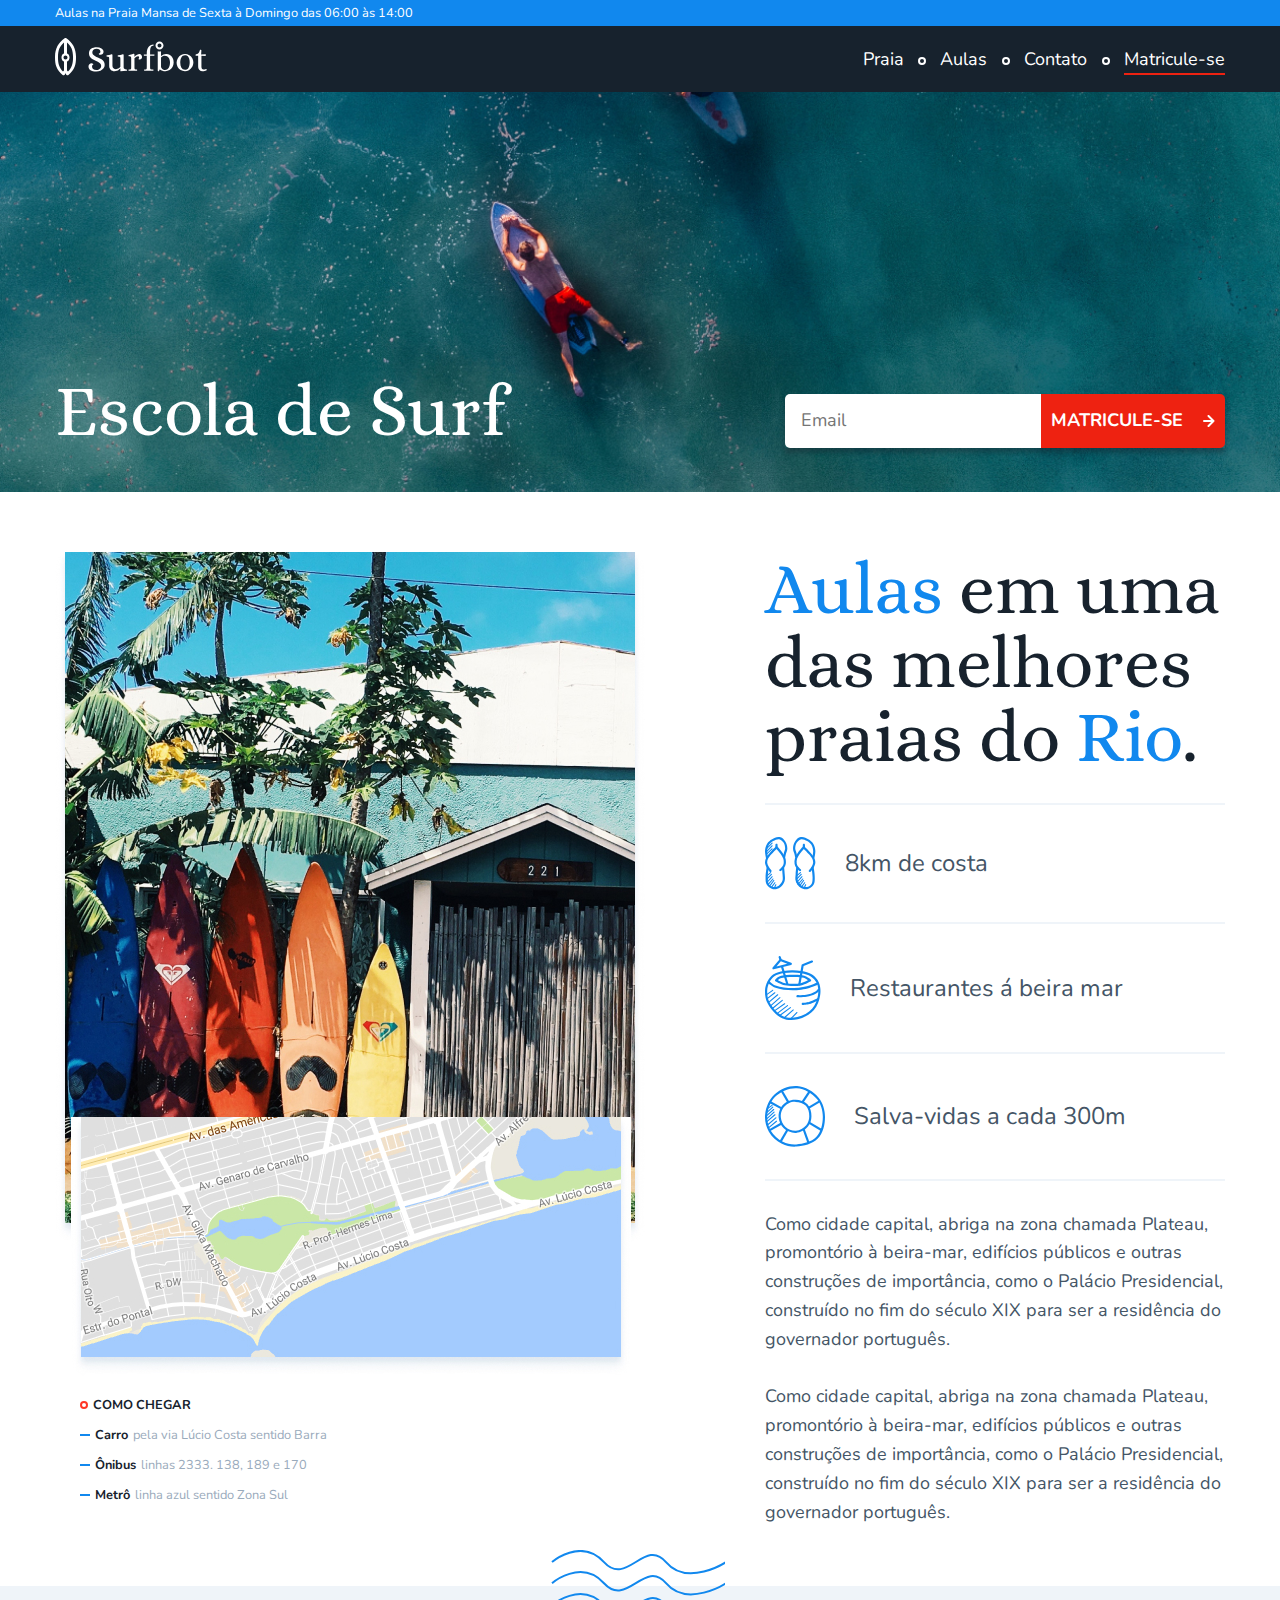
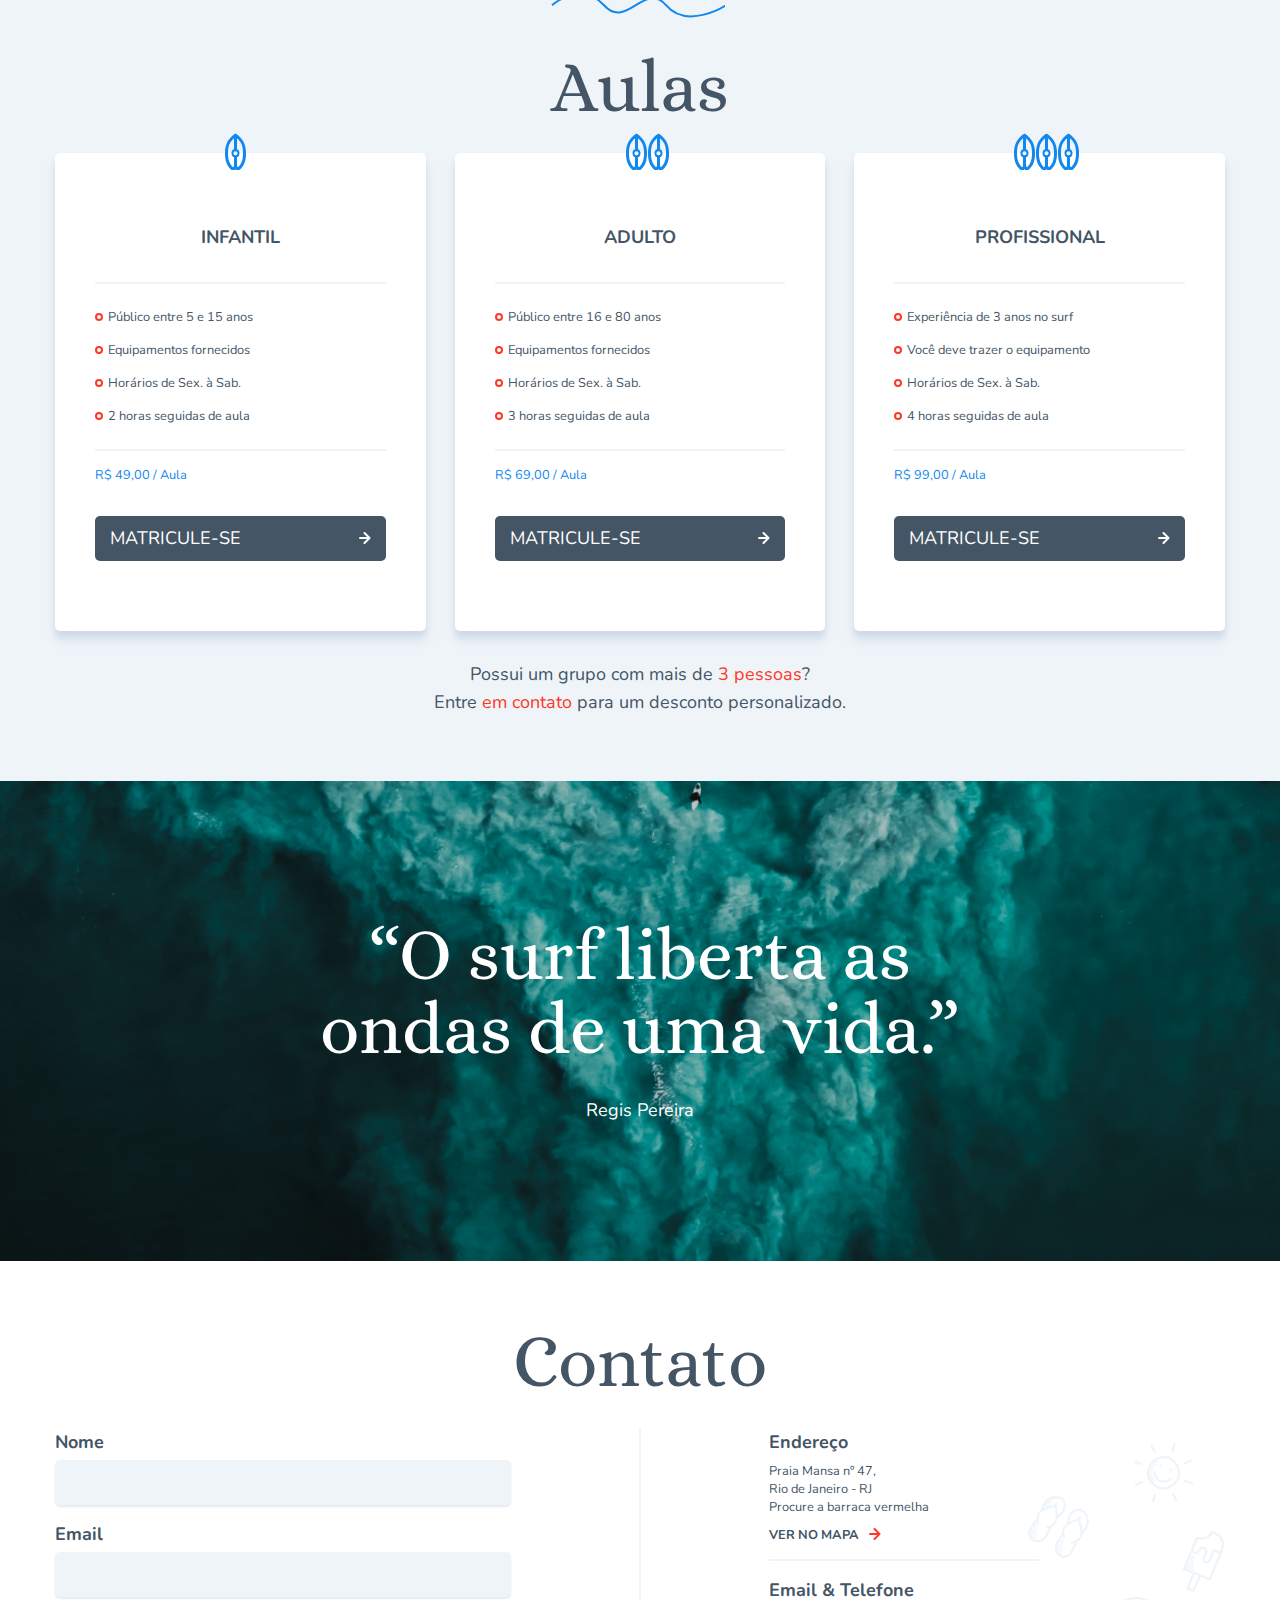
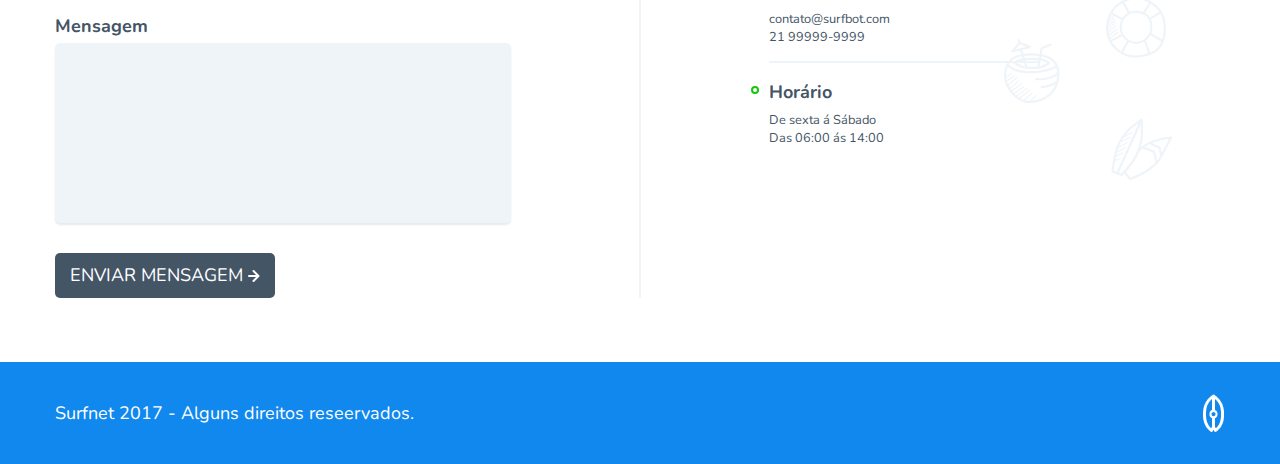
<file: index.html>
<!DOCTYPE html>
<html lang="pt-br">
  <head>
    <meta charset="UTF-8" />
    <meta http-equiv="X-UA-Compatible" content="IE=edge" />
    <meta name="viewport" content="width=device-width, initial-scale=1.0" />
    <link rel="preconnect" href="https://fonts.googleapis.com" />
    <link rel="preconnect" href="https://fonts.gstatic.com" crossorigin />
    <link
      href="https://fonts.googleapis.com/css2?family=Alice&family=Nunito:wght@400;700&display=swap"
      rel="stylesheet"
    />
    <link rel="stylesheet" href="./css/index.css" />
    <title>Surfibot</title>
  </head>
  <body>
    <div class="horario">
      <p class="container font-2-xs">
        Aulas na Praia Mansa de Sexta à Domingo das 06:00 às 14:00
      </p>
    </div>
    <header class="navbar-background">
      <nav class="container navbar">
        <a class="navbar-logo" href="./index.html">
          <img src="./img/surfbot-logo.svg" alt="Surfibot" />
        </a>
        <ul class="navbar-links">
          <li class="font-2-m"><a href="#">Praia</a></li>
          <li class="font-2-m"><a href="#">Aulas</a></li>
          <li class="font-2-m"><a href="#">Contato</a></li>
          <li class="font-2-m"><a href="./form.html">Matricule-se</a></li>
        </ul>
      </nav>
    </header>
    <main class="main-background">
      <div class="main container">
        <h1 class="font-1-xxl">Escola de Surf</h1>
        <div class="main-form">
          <input class="font-2-m" placeholder="Email" type="text" />
          <a class="font-2-mb" href="./form.html">
            Matricule-se <img src="./img/seta.svg" alt="Seta" />
          </a>
        </div>
      </div>
    </main>
    <section class="container aulas">
      <div class="aulas-local">
        <div class="aulas-imgs">
          <img
            class="aulas-img-praia"
            src="./img/foto-galeria.jpg"
            alt="Praia"
          />
          <img class="aulas-img-mapa" src="./img/mapa.jpg" alt="Mapa" />
        </div>
        <ul class="aulas-local-lists">
          <li class="font-2-xs">Como chegar</li>
          <li class="font-2-xs">
            <span>Carro</span> pela via Lúcio Costa sentido Barra
          </li>
          <li class="font-2-xs">
            <span>Ônibus</span> linhas 2333. 138, 189 e 170
          </li>
          <li class="font-2-xs">
            <span>Metrô</span> linha azul sentido Zona Sul
          </li>
        </ul>
      </div>
      <div class="aulas-desc">
        <h2 class="font-1-xxl">
          <span>Aulas</span> em uma das melhores praias do <span>Rio</span>.
        </h2>
        <ul class="aulas-desc-perto">
          <li class="font-2-l">
            <img src="./img/sandalhas.svg" alt="Sandalhas" /> 8km de costa
          </li>
          <li class="font-2-l">
            <img src="./img/coco.svg" alt="Coco" /> Restaurantes á beira mar
          </li>
          <li class="font-2-l">
            <img src="./img/boia.svg" alt="Boia" /> Salva-vidas a cada 300m
          </li>
        </ul>
        <p class="font-2-m">
          Como cidade capital, abriga na zona chamada Plateau, promontório à
          beira-mar, edifícios públicos e outras construções de importância,
          como o Palácio Presidencial, construído no fim do século XIX para ser
          a residência do governador português.
        </p>
        <p class="font-2-m">
          Como cidade capital, abriga na zona chamada Plateau, promontório à
          beira-mar, edifícios públicos e outras construções de importância,
          como o Palácio Presidencial, construído no fim do século XIX para ser
          a residência do governador português.
        </p>
      </div>
    </section>
    <section class="valor-background">
      <div class="valor container">
        <h2 class="font-1-xxl">Aulas</h2>
        <ul class="valor-list">
          <li class="valor-list-item">
            <h3 class="font-2-mb">Infantil</h3>
            <ul class="valor-item">
              <li class="font-2-xs">Público entre 5 e 15 anos</li>
              <li class="font-2-xs">Equipamentos fornecidos</li>
              <li class="font-2-xs">Horários de Sex. à Sab.</li>
              <li class="font-2-xs">2 horas seguidas de aula</li>
            </ul>
            <p class="valor-preco font-2-xs">R$ 49,00 / Aula</p>
            <a class="button font-2-m" href="./form.html">
              Matricule-se <img src="./img/seta.svg" alt="Seta" />
            </a>
          </li>
          <li class="valor-list-item">
            <h3 class="font-2-mb">Adulto</h3>
            <ul class="valor-item">
              <li class="font-2-xs">Público entre 16 e 80 anos</li>
              <li class="font-2-xs">Equipamentos fornecidos</li>
              <li class="font-2-xs">Horários de Sex. à Sab.</li>
              <li class="font-2-xs">3 horas seguidas de aula</li>
            </ul>
            <p class="valor-preco font-2-xs">R$ 69,00 / Aula</p>
            <a class="button font-2-m" href="./form.html">
              Matricule-se <img src="./img/seta.svg" alt="Seta" />
            </a>
          </li>
          <li class="valor-list-item">
            <h3 class="font-2-mb">Profissional</h3>
            <ul class="valor-item">
              <li class="font-2-xs">Experiência de 3 anos no surf</li>
              <li class="font-2-xs">Você deve trazer o equipamento</li>
              <li class="font-2-xs">Horários de Sex. à Sab.</li>
              <li class="font-2-xs">4 horas seguidas de aula</li>
            </ul>
            <p class="valor-preco font-2-xs">R$ 99,00 / Aula</p>
            <a class="button font-2-m" href="./form.html">
              Matricule-se <img src="./img/seta.svg" alt="Seta" />
            </a>
          </li>
        </ul>
        <p class="font-2-m">
          Possui um grupo com mais de <span>3 pessoas</span>?
        </p>
        <p class="font-2-m">
          Entre <span>em contato</span> para um desconto personalizado.
        </p>
      </div>
    </section>
    <section class="comment-background">
      <div class="comment">
        <h2 class="font-1-xxl">“O surf liberta as ondas de uma vida.”</h2>
        <p class="font-2-m">Regis Pereira</p>
      </div>
    </section>
    <section class="contact container">
      <h2 class="font-1-xxl">Contato</h2>
      <div class="contact-form">
        <div class="form-controller">
          <label class="font-2-mb" for="">Nome</label>
          <input type="text" />
        </div>
        <div class="form-controller">
          <label class="font-2-mb" for="">Email</label>
          <input type="text" />
        </div>
        <div class="form-controller">
          <label class="font-2-mb" for="">Mensagem</label>
          <textarea cols="30" rows="10"></textarea>
        </div>
        <button class="button font-2-m">
          Enviar Mensagem <img src="./img/seta.svg" alt="Seta" />
        </button>
      </div>
      <div class="desc"></div>
      <div class="contact-dados">
        <div class="contact-local">
          <h3 class="font-2-mb">Endereço</h3>
          <ul>
            <li class="font-2-xs">Praia Mansa nº 47,</li>
            <li class="font-2-xs">Rio de Janeiro - RJ</li>
            <li class="font-2-xs">Procure a barraca vermelha</li>
          </ul>
          <a href="#" class="font-2-xs"
            >Ver no mapa <img src="./img/sera-vermelho.svg" alt="Seta"
          /></a>
        </div>
        <div class="contact-local">
          <h3 class="font-2-mb">Email & Telefone</h3>
          <ul>
            <li class="font-2-xs">contato@surfbot.com</li>
            <li class="font-2-xs">21 99999-9999</li>
          </ul>
        </div>
        <div class="contact-local">
          <h3 class="font-2-mb">Horário</h3>
          <ul>
            <li class="font-2-xs">De sexta á Sábado</li>
            <li class="font-2-xs">Das 06:00 ás 14:00</li>
          </ul>
        </div>
      </div>
    </section>
    <footer class="footer-background">
      <div class="footer container">
        <p class="font-2-m">Surfnet 2017 - Alguns direitos reseervados.</p>
        <img src="./img/surfbot-icon.png" alt="Surfbot" />
      </div>
    </footer>
  </body>
</html>
</file>
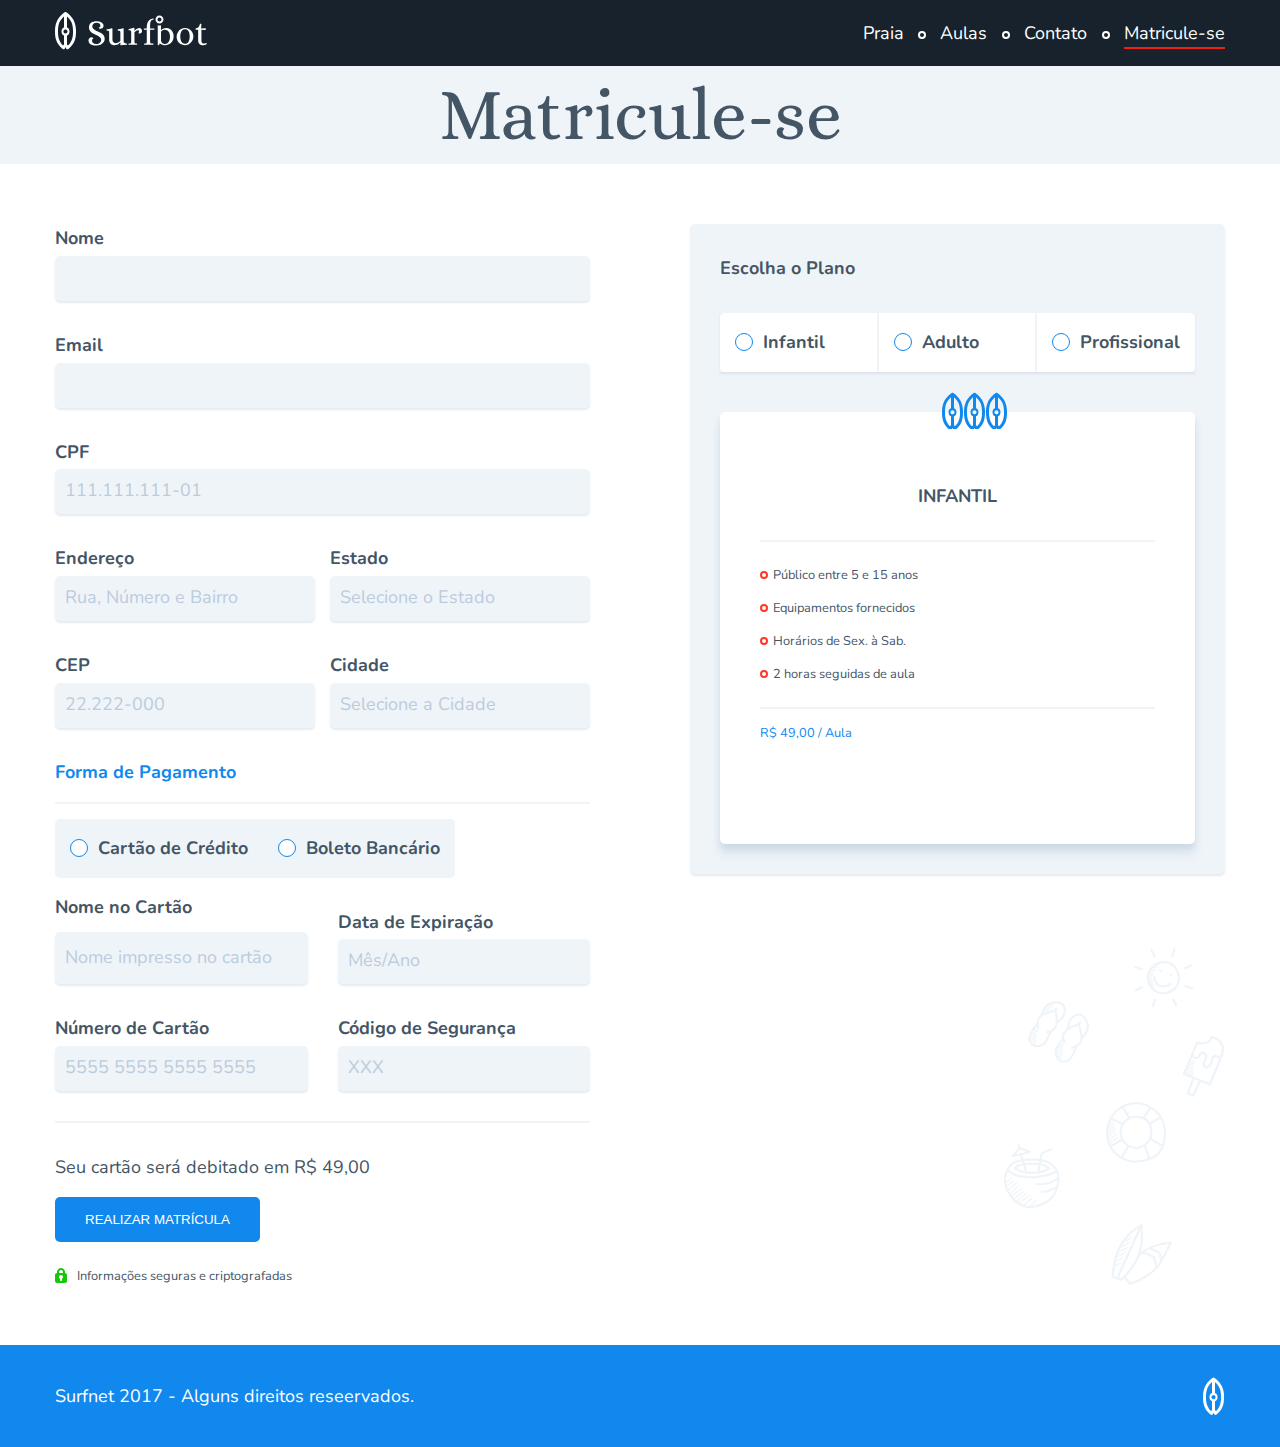
<file: form.html>
<!DOCTYPE html>
<html lang="pt-br">
  <head>
    <meta charset="UTF-8" />
    <meta http-equiv="X-UA-Compatible" content="IE=edge" />
    <meta name="viewport" content="width=device-width, initial-scale=1.0" />
    <link rel="preconnect" href="https://fonts.googleapis.com" />
    <link rel="preconnect" href="https://fonts.gstatic.com" crossorigin />
    <link
      href="https://fonts.googleapis.com/css2?family=Alice&family=Nunito:wght@400;700&display=swap"
      rel="stylesheet"
    />
    <link rel="stylesheet" href="./css/index.css" />
    <title>Surfibot</title>
  </head>
  <body>
    <header class="navbar-background">
      <nav class="container navbar">
        <a class="navbar-logo" href="./index.html">
          <img src="./img/surfbot-logo.svg" alt="Surfibot" />
        </a>
        <ul class="navbar-links">
          <li class="font-2-m"><a href="#">Praia</a></li>
          <li class="font-2-m"><a href="#">Aulas</a></li>
          <li class="font-2-m"><a href="#">Contato</a></li>
          <li class="font-2-m"><a href="./form.html">Matricule-se</a></li>
        </ul>
      </nav>
    </header>
    <main class="title">
      <h1 class="font-1-xxl">Matricule-se</h1>
    </main>

    <section class="form container">
      <div class="form-form">
        <div class="form-base">
          <div class="form-controller">
            <label for="" class="font-2-mb">Nome</label>
            <input type="text" />
          </div>
          <div class="form-controller">
            <label for="" class="font-2-mb">Email</label>
            <input type="text" />
          </div>
          <div class="form-controller">
            <label for="" class="font-2-mb">CPF</label>
            <input type="text" placeholder="111.111.111-01" />
          </div>
          <div class="form-controller">
            <label for="" class="font-2-mb">Endereço</label>
            <input type="text" placeholder="Rua, Número e Bairro" />
          </div>
          <div class="form-controller">
            <label for="" class="font-2-mb">Estado</label>
            <input type="text" placeholder="Selecione o Estado" />
          </div>
          <div class="form-controller">
            <label for="" class="font-2-mb">CEP</label>
            <input type="text" placeholder="22.222-000" />
          </div>
          <div class="form-controller">
            <label for="" class="font-2-mb">Cidade</label>
            <input type="text" placeholder="Selecione a Cidade" />
          </div>
        </div>
        <div class="form-cartao">
          <h2 class="font-2-mb">Forma de Pagamento</h2>
          <div class="check">
            <input type="radio" name="forma" id="credito" />
            <label for="credito" class="font-2-mb">Cartão de Crédito </label>
            <input type="radio" name="forma" id="boleto" />
            <label for="boleto" class="font-2-mb">Boleto Bancário </label>
          </div>
          <div class="form-controller">
            <label for="" class="font-2-mb">Nome no Cartão</label>
            <input type="text" placeholder="Nome impresso no cartão" />
          </div>
          <div class="form-controller">
            <label for="" class="font-2-mb">Data de Expiração</label>
            <input type="text" placeholder="Mês/Ano" />
          </div>
          <div class="form-controller">
            <label for="" class="font-2-mb">Número de Cartão</label>
            <input type="text" placeholder="5555 5555 5555 5555" />
          </div>
          <div class="form-controller">
            <label for="" class="font-2-mb">Código de Segurança</label>
            <input type="text" placeholder="XXX" />
          </div>
        </div>
        <p class="font-2-m">Seu cartão será debitado em R$ 49,00</p>
        <button class="button" class="font-2-mb">Realizar Matrícula</button>
        <p class="font-2-xs">
          <img src="./img/cadeado.svg" alt="Cadeado" /> Informações seguras e
          criptografadas
        </p>
      </div>
      <div class="form-plano">
        <h2 class="font-2-mb">Escolha o Plano</h2>
        <div class="check">
          <input type="radio" name="plano" id="infantil" />
          <label for="infantil" class="font-2-mb">Infantil</label>
          <input type="radio" name="plano" id="adulto" />
          <label for="adulto" class="font-2-mb">Adulto</label>
          <input type="radio" name="plano" id="profissional" />
          <label for="profissional" class="font-2-mb">Profissional</label>
        </div>
        <div class="valor-list-item">
          <h3 class="font-2-mb">Infantil</h3>
          <ul class="valor-item">
            <li class="font-2-xs">Público entre 5 e 15 anos</li>
            <li class="font-2-xs">Equipamentos fornecidos</li>
            <li class="font-2-xs">Horários de Sex. à Sab.</li>
            <li class="font-2-xs">2 horas seguidas de aula</li>
          </ul>
          <p class="valor-preco font-2-xs">R$ 49,00 / Aula</p>
        </div>
      </div>
    </section>

    <footer class="footer-background">
      <div class="footer container">
        <p class="font-2-m">Surfnet 2017 - Alguns direitos reseervados.</p>
        <img src="./img/surfbot-icon.png" alt="Surfbot" />
      </div>
    </footer>
  </body>
</html>
</file>
<file: css/index.css>
@import 'reset.css';
@import 'global.css';
@import 'header.css';
@import 'main.css';
@import 'aulas.css';
@import 'valor.css';
@import 'comment.css';
@import 'contact.css';
@import 'title.css';
@import 'form.css';
@import 'footer.css';
</file>
